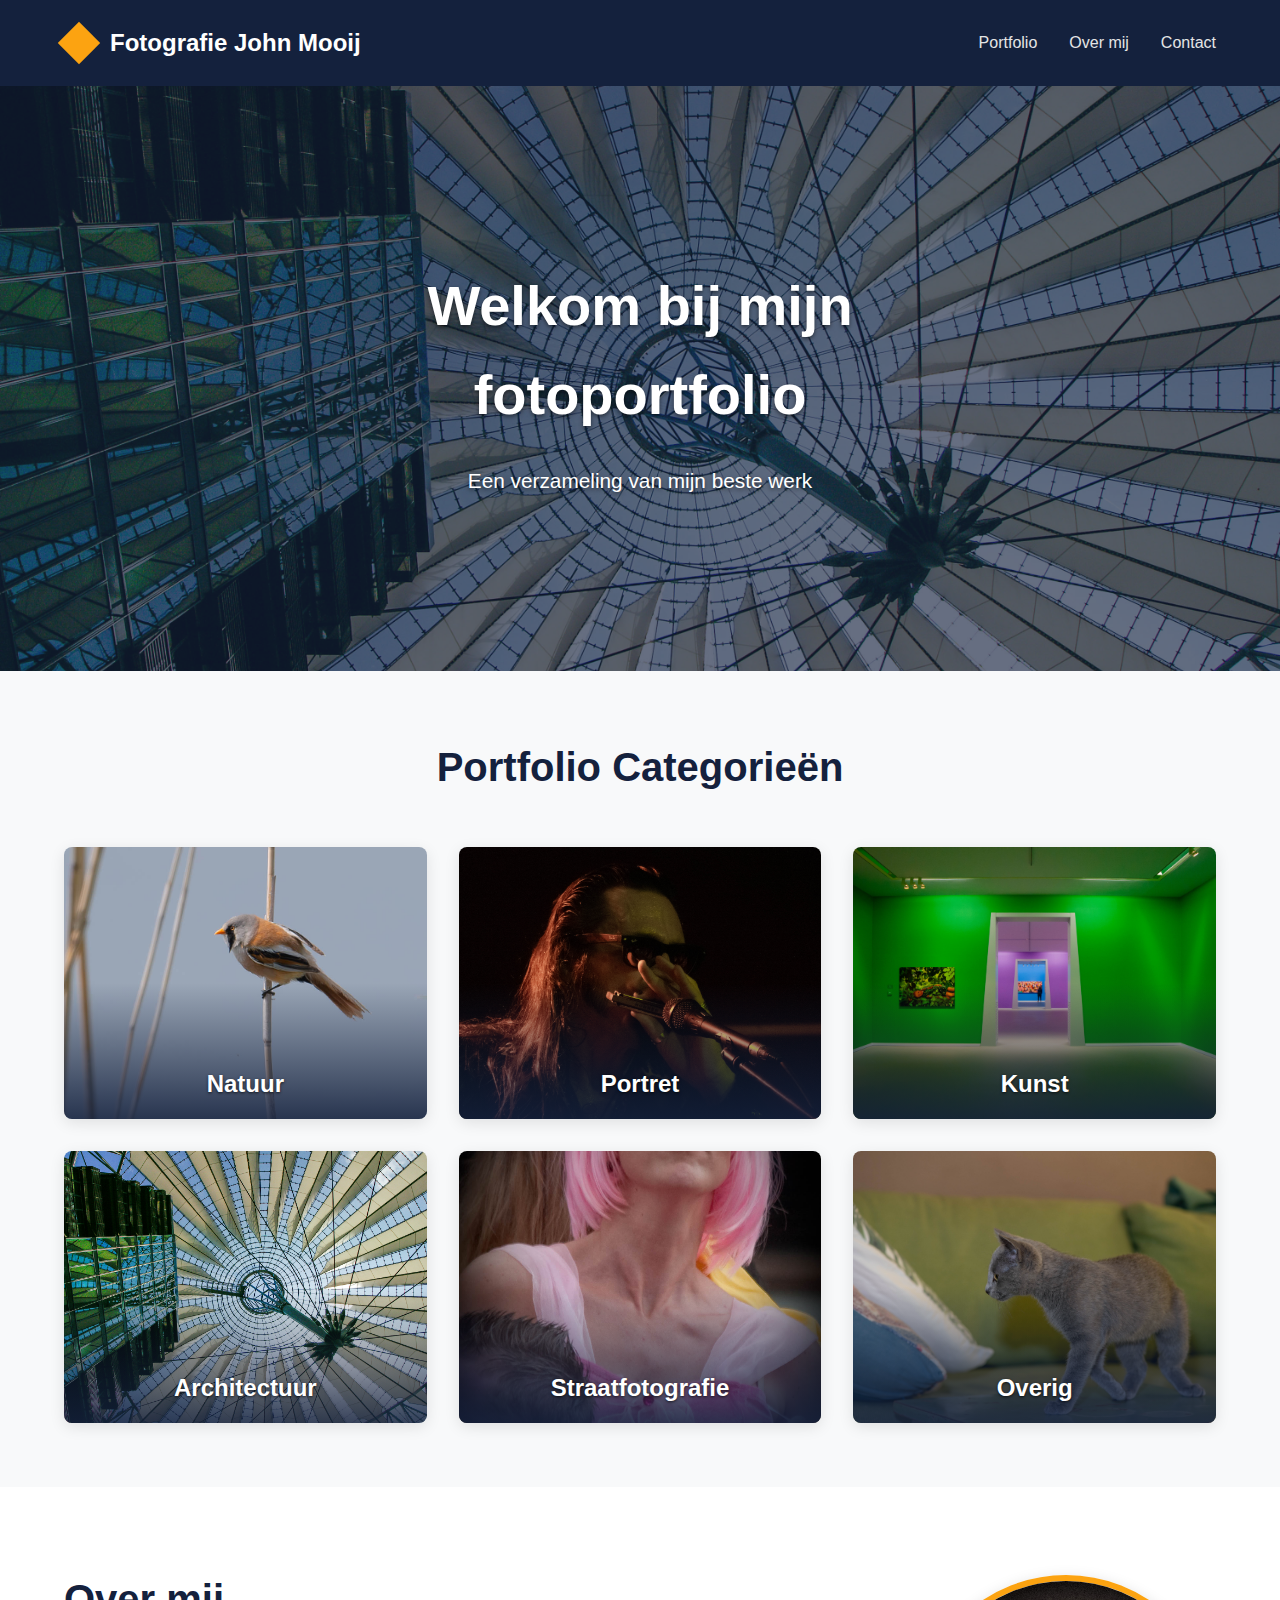
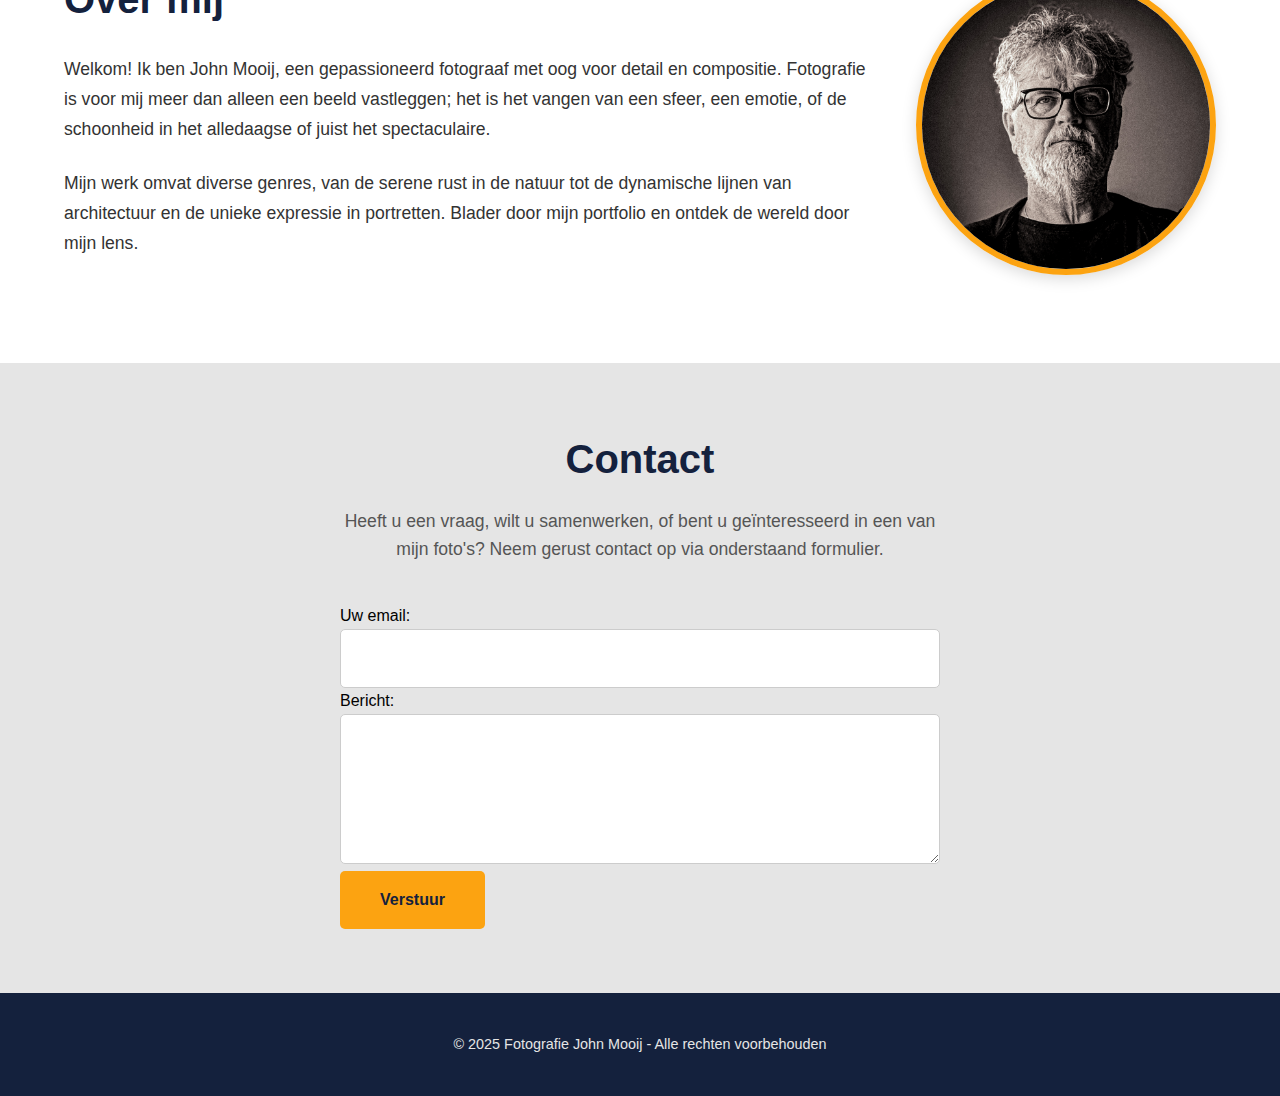
<file: index.html>
<!DOCTYPE html>
<html lang="nl">
<head>
    <meta charset="UTF-8">
    <meta name="viewport" content="width=device-width, initial-scale=1.0">
    <title>Fotografie John Mooij - Portfolio</title>

    <!-- CSS -->
    <link rel="stylesheet" href="css/styles.css"> <!-- General styles -->

    <!-- Google Fonts -->
    <link rel="preconnect" href="https://fonts.googleapis.com">
    <link rel="preconnect" href="https://fonts.gstatic.com" crossorigin>
    <link href="https://fonts.googleapis.com/css2?family=Montserrat:wght@300;400;600&display=swap" rel="stylesheet">

    <!-- Favicon links -->
    <link rel="icon" href="assets/favicon/camera-favicon.ico" sizes="any">
    <link rel="icon" href="assets/favicon/camera-favicon.svg" type="image/svg+xml">

</head>
<body>
    <a href="#main-content" class="visually-hidden focusable skip-link">Skip to main content</a>
    <header>
        <div class="logo">
            <div class="shape"></div>
            <!-- Links to top of the page -->
            <h1><a href="#top" id="top">Fotografie John Mooij</a></h1>
        </div>
        <nav>
            <ul>
                <li><a href="#portfolio">Portfolio</a></li>
                <li><a href="#about">Over mij</a></li>
                <li><a href="#contact">Contact</a></li>
            </ul>
        </nav>
    </header>

    <main id="main-content">
        <section class="hero">
            <div class="slideshow">
                <!-- Use appropriate image paths relative to index.html -->
                <div class="slideshow-item active" style="background-image: url('assets/images/portfolio/architectuur/Architectuur01.jpg');"></div>
                <div class="slideshow-item" style="background-image: url('assets/images/portfolio/architectuur/Architectuur02.jpg');"></div>
                <div class="slideshow-item" style="background-image: url('assets/images/portfolio/natuur/natuur01.jpg');"></div>
                <div class="slideshow-overlay"></div>
            </div>
            <div class="hero-content">
                <h2>Welkom bij mijn fotoportfolio</h2>
                <p>Een verzameling van mijn beste werk</p>
            </div>
            <!-- <div class="geometric-accent"></div> --> <!-- Keep or remove accent as desired -->
        </section> <!-- End .hero -->

        <section id="portfolio" class="portfolio-section">
            <h2>Portfolio Categorieën</h2>
            <div class="portfolio-grid">
                <!-- Item 1: Natuur -->
                <div class="portfolio-item">
                    <a href="pages/natuur.html">
                        <!-- Path relative to index.html -->
                        <img src="assets/images/portfolio/natuur/natuur01.jpg" alt="Natuur fotografie voorbeeld" loading="lazy">
                        <div class="overlay">
                            <span>Natuur</span>
                        </div>
                    </a>
                </div>
                <!-- Item 2: Portret -->
                <div class="portfolio-item">
                    <a href="pages/portret.html">
                        <img src="assets/images/portfolio/portret/portret01.jpg" alt="Portret fotografie voorbeeld" loading="lazy">
                        <div class="overlay">
                            <span>Portret</span>
                        </div>
                    </a>
                </div>
                <!-- Item 3: Kunst -->
                <div class="portfolio-item">
                    <a href="pages/kunst.html">
                        <img src="assets/images/portfolio/kunst/kunst01.jpg" alt="Kunst fotografie voorbeeld" loading="lazy">
                        <div class="overlay">
                            <span>Kunst</span>
                        </div>
                    </a>
                </div>
                <!-- Item 4: Architectuur -->
                <div class="portfolio-item">
                    <a href="pages/architectuur.html">
                        <img src="assets/images/portfolio/architectuur/Architectuur01.jpg" alt="Architectuur fotografie voorbeeld" loading="lazy">
                        <div class="overlay">
                            <span>Architectuur</span>
                        </div>
                    </a>
                </div>
                <!-- Item 5: Straatfotografie -->
                <div class="portfolio-item">
                    <a href="pages/straatfotografie.html">
                        <img src="assets/images/portfolio/straatfotografie/straat01.jpg" alt="Straatfotografie voorbeeld" loading="lazy">
                        <div class="overlay">
                            <span>Straatfotografie</span>
                        </div>
                    </a>
                </div>
                <!-- Item 6: Overig -->
                <div class="portfolio-item">
                    <a href="pages/overig.html">
                        <img src="assets/images/portfolio/overig/overig01.jpg" alt="Overige fotografie voorbeeld" loading="lazy">
                        <div class="overlay">
                            <span>Overig</span>
                        </div>
                    </a>
                </div>
            </div> <!-- End .portfolio-grid -->
        </section> <!-- End #portfolio -->

        <section id="about" class="about">
            <div class="about-content">
                <h2>Over mij</h2>
                <p>Welkom! Ik ben John Mooij, een gepassioneerd fotograaf met oog voor detail en compositie. Fotografie is voor mij meer dan alleen een beeld vastleggen; het is het vangen van een sfeer, een emotie, of de schoonheid in het alledaagse of juist het spectaculaire.</p>
                <p>Mijn werk omvat diverse genres, van de serene rust in de natuur tot de dynamische lijnen van architectuur en de unieke expressie in portretten. Blader door mijn portfolio en ontdek de wereld door mijn lens.</p>
            </div>
            <div class="profile-image">
                 <!-- Use correct relative path from index.html -->
                <img src="assets/images/profile/profiel.jpg" alt="Profielfoto John Mooij" loading="lazy">
            </div>
        </section> <!-- End #about -->

        <section id="contact" class="contact">
            <h2>Contact</h2>
            <p>Heeft u een vraag, wilt u samenwerken, of bent u geïnteresseerd in een van mijn foto's? Neem gerust contact op via onderstaand formulier.</p>

<!--             <form action="#" method="POST" id="contact-form">
                <div class="form-group">
                    <label for="name" class="visually-hidden">Naam</label>
                    <input type="text" id="name" name="name" placeholder="Uw Naam" required>
                </div>
                <div class="form-group">
                     <label for="email" class="visually-hidden">E-mail</label>
                    <input type="email" id="email" name="email" placeholder="Uw E-mailadres" required>
                </div>
                <div class="form-group">
                     <label for="message" class="visually-hidden">Bericht</label>
                    <textarea id="message" name="message" placeholder="Uw Bericht" required></textarea>
                </div>
                <div class="form-center">
                    <button type="submit">Versturen</button>
                </div>
            </form> -->

            <form
                action="https://formspree.io/f/xblovbbq"
                method="POST"
                >
                <label>
                    Uw email:
                    <input type="email" name="email">
                </label>
                <label>
                    Bericht:
                    <textarea name="message"></textarea>
                </label>
                <!-- your other form fields go here -->
                <button type="submit">Verstuur</button>
            </form>
        </section> <!-- End #contact -->
    </main>

    <footer>
        <p>© 2025 Fotografie John Mooij - Alle rechten voorbehouden</p> <!-- Updated year -->
    </footer>

    <!-- Main page specific JavaScript -->
    <script src="js/script.js"></script>
    <!-- Add gallery.js to update preview images -->
    <script src="js/gallery.js"></script>

    <!-- Add a visually hidden class for labels & skip links -->
    <style>
        .visually-hidden {
            position: absolute !important;
            height: 1px; width: 1px;
            overflow: hidden;
            clip: rect(1px, 1px, 1px, 1px);
            white-space: nowrap; /* Keep screen readers happy */
        }
         /* Show skip link on focus */
        .skip-link:focus {
            position: static !important;
            height: auto; width: auto;
            overflow: visible;
            clip: auto;
            white-space: normal;
            display: inline-block; /* Or block, depending on desired styling */
            padding: 0.5em;
            background-color: #eee;
            color: #333;
            text-decoration: none;
            border: 1px solid #ccc;
            margin: 0.5em;
        }
    </style>
</body>
</html>
</file>
<file: css/styles.css>
/* Base styles */
* {
    margin: 0;
    padding: 0;
    box-sizing: border-box;
}

body {
    font-family: 'Montserrat', sans-serif;
    line-height: 1.6;
    color: #000000; /* Black */
    background-color: #ffffff; /* White */
}

a {
    color: #fca311; /* Orange (web) */
    text-decoration: none;
}

a:hover {
    text-decoration: underline;
}

/* Header */
header {
    display: flex;
    justify-content: space-between;
    align-items: center;
    padding: 1.5rem 5%;
    background-color: #14213d; /* Oxford Blue */
    color: #ffffff; /* White */
    position: sticky; /* Make header sticky */
    top: 0;
    z-index: 100; /* Ensure header is above other content */
    width: 100%;
}

.logo {
    display: flex;
    align-items: center;
}

.shape {
    width: 30px;
    height: 30px;
    background-color: #fca311; /* Orange (web) */
    margin-right: 1rem;
    transform: rotate(45deg);
}

.logo h1 {
    font-size: 1.5rem;
    font-weight: 600;
}

.logo h1 a {
    color: #ffffff; /* White */
    text-decoration: none;
}

nav ul {
    display: flex;
    list-style: none;
}

nav ul li {
    margin-left: 2rem;
}

nav ul li a {
    color: #e5e5e5; /* Platinum */
    text-decoration: none;
    font-weight: 400;
    transition: color 0.3s ease;
}

nav ul li a:hover {
    color: #fca311; /* Orange (web) */
    text-decoration: none; /* Remove underline on hover for nav */
}

/* Hero section */
.hero {
    position: relative;
    height: 65vh; /* Slightly taller */
    min-height: 400px;
    background-color: #14213d; /* Fallback color */
    display: flex;
    align-items: center;
    justify-content: center;
    color: #ffffff; /* White */
    text-align: center;
    overflow: hidden;
}

.slideshow {
    position: absolute;
    top: 0;
    left: 0;
    width: 100%;
    height: 100%;
    z-index: 0;
}

.slideshow-item {
    position: absolute;
    top: 0;
    left: 0;
    width: 100%;
    height: 100%;
    background-size: cover;
    background-position: center;
    opacity: 0;
    transition: opacity 1.5s ease-in-out; /* Slower transition */
    animation: zoomEffect 25s infinite alternate; /* Subtle zoom */
}

.slideshow-item.active {
    opacity: 1;
}

@keyframes zoomEffect {
  0% { transform: scale(1); }
  100% { transform: scale(1.1); }
}

.slideshow-overlay {
    position: absolute;
    top: 0;
    left: 0;
    width: 100%;
    height: 100%;
    background: rgba(20, 33, 61, 0.65); /* Slightly less opaque */
    z-index: 1;
}

.hero-content {
    z-index: 2;
    max-width: 800px;
    padding: 0 2rem;
    position: relative;
    /* Add subtle text shadow for readability */
    text-shadow: 0 2px 4px rgba(0, 0, 0, 0.5);
}

.hero h2 {
    font-size: 3.5rem; /* Larger heading */
    margin-bottom: 1.5rem; /* More space */
    font-weight: 600;
}

.hero p {
    font-size: 1.3rem; /* Slightly larger */
    margin-bottom: 0; /* Remove bottom margin if no button */
    font-weight: 300;
}

/* Main Page Portfolio Section */
.portfolio-section { /* Renamed from .gallery to avoid conflict */
    padding: 4rem 5%;
    background-color: #f8f9fa; /* Lighter gray */
}

.portfolio-section h2 {
    text-align: center;
    font-size: 2.5rem;
    margin-bottom: 3rem;
    color: #14213d; /* Oxford Blue */
}

.portfolio-grid { /* Renamed from .gallery-grid */
    display: grid;
    grid-template-columns: repeat(auto-fit, minmax(300px, 1fr)); /* More responsive */
    gap: 2rem;
    max-width: 1400px;
    margin: 0 auto;
}

.portfolio-item { /* Renamed from .gallery-item */
    position: relative;
    border-radius: 8px; /* Slightly more rounded */
    overflow: hidden;
    box-shadow: 0 4px 10px rgba(0, 0, 0, 0.1);
    transition: transform 0.3s ease, box-shadow 0.3s ease;
    background-color: #ffffff; /* White background */
}

.portfolio-item:hover {
    transform: translateY(-8px);
    box-shadow: 0 12px 25px rgba(20, 33, 61, 0.15); /* Softer shadow on hover */
}

.portfolio-item a { /* Ensure link covers the item */
    display: block;
    text-decoration: none;
}

.portfolio-item img {
    width: 100%;
    height: 250px; /* Fixed height for consistency */
    object-fit: cover;
    display: block;
    transition: transform 0.4s ease;
}

.portfolio-item:hover img {
     transform: scale(1.05); /* Subtle scale on image hover */
}

.overlay {
    position: absolute;
    bottom: 0;
    left: 0;
    right: 0;
    background: linear-gradient(to top, rgba(20, 33, 61, 0.85), rgba(20, 33, 61, 0)); /* Gradient overlay */
    overflow: hidden;
    width: 100%;
    height: 50%; /* Cover bottom part */
    display: flex;
    align-items: flex-end; /* Align text to bottom */
    justify-content: center;
    padding-bottom: 1rem;
    transition: background-color 0.5s ease; /* Smooth transition */
}

.overlay span {
    color: #ffffff; /* White */
    font-size: 1.5rem;
    font-weight: 600;
    text-align: center;
    opacity: 1;
    transition: opacity 0.5s ease;
    text-shadow: 0 1px 3px rgba(0,0,0,0.7);
}

/* About section */
.about {
    display: flex;
    flex-wrap: wrap; /* Allow wrapping on smaller screens */
    align-items: center; /* Vertically center content */
    padding: 5rem 5%;
    background-color: #ffffff; /* White */
    gap: 3rem; /* Space between text and image */
}

.about-content {
    flex: 1;
    min-width: 300px; /* Ensure text content doesn't get too squished */
}

.about h2 {
    font-size: 2.5rem;
    margin-bottom: 1.5rem;
    color: #14213d; /* Oxford Blue */
}

.about p {
    margin-bottom: 1.5rem; /* More spacing between paragraphs */
    color: #333; /* Darker gray for better readability */
    font-size: 1.1rem;
    line-height: 1.7;
}

.profile-image {
    flex-basis: 300px; /* Suggested width for the image container */
    flex-grow: 0;
    display: flex;
    align-items: center;
    justify-content: center;
}

.profile-image img {
    width: 300px;
    height: 300px;
    object-fit: cover;
    border-radius: 50%;
    border: 6px solid #fca311; /* Orange (web) - slightly thicker */
    box-shadow: 0 4px 15px rgba(0, 0, 0, 0.15);
}

/* Contact section */
.contact {
    padding: 4rem 5%;
    background-color: #e5e5e5; /* Platinum */
    text-align: center;
}

.contact h2 {
    font-size: 2.5rem;
    margin-bottom: 1rem;
    color: #14213d; /* Oxford Blue */
}

.contact p {
    margin-bottom: 2.5rem; /* More space */
    color: #555; /* Slightly darker gray */
    font-size: 1.1rem;
    max-width: 600px; /* Limit width of intro text */
    margin-left: auto;
    margin-right: auto;
}

form {
    max-width: 600px;
    margin: 0 auto;
    text-align: left; /* Align form elements left */
}

.form-group {
    margin-bottom: 1.5rem;
}

input[type="text"],
input[type="email"],
textarea {
    width: 100%;
    padding: 1rem; /* More padding */
    border: 1px solid #cccccc;
    border-radius: 5px;
    font-family: 'Montserrat', sans-serif;
    font-size: 1rem;
    transition: border-color 0.3s ease;
}

input[type="text"]:focus,
input[type="email"]:focus,
textarea:focus {
    border-color: #fca311; /* Highlight focus */
    outline: none; /* Remove default outline */
}


textarea {
    min-height: 150px;
    resize: vertical;
}

button[type="submit"] {
    background-color: #fca311; /* Orange (web) */
    color: #14213d; /* Dark blue text for contrast */
    border: none;
    padding: 1rem 2.5rem; /* More padding */
    border-radius: 5px;
    cursor: pointer;
    font-weight: 600;
    font-size: 1rem;
    transition: background-color 0.3s ease, color 0.3s ease;
    display: inline-block; /* Allow centering */
}

button[type="submit"]:hover {
    background-color: #e69100; /* Darker Orange */
    color: #ffffff; /* White text on hover */
}

.form-center { /* Wrapper to center the button */
  text-align: center;
  margin-top: 1rem;
}

/* Footer */
footer {
    padding: 2.5rem 5%; /* More padding */
    background-color: #14213d; /* Oxford Blue */
    color: #e5e5e5; /* Platinum text */
    text-align: center;
    font-size: 0.9rem;
}

/* Responsive design */
@media (max-width: 992px) {
    .portfolio-grid {
        grid-template-columns: repeat(auto-fit, minmax(280px, 1fr));
    }
}

@media (max-width: 768px) {
    header {
        flex-direction: column;
        padding: 1rem;
        position: static; /* Header not sticky on mobile */
    }

    .logo {
        margin-bottom: 1rem;
    }

    nav ul {
        justify-content: center; /* Center nav items */
        padding-top: 0.5rem;
    }

    nav ul li {
        margin: 0 0.8rem; /* Adjust spacing */
    }

    .hero {
        height: 50vh;
    }

    .hero h2 {
        font-size: 2.5rem;
    }
    .hero p {
        font-size: 1.1rem;
    }

    .about {
        flex-direction: column;
        text-align: center; /* Center text when stacked */
        padding: 3rem 5%;
    }

    .about-content {
        padding-right: 0;
        margin-bottom: 2rem;
    }

    .profile-image {
        margin: 0 auto; /* Center image */
    }

    .profile-image img {
        width: 250px;
        height: 250px;
    }

    .portfolio-grid {
        grid-template-columns: repeat(auto-fit, minmax(250px, 1fr));
        gap: 1.5rem;
    }
     .portfolio-section, .contact, footer {
        padding: 3rem 5%;
    }
}

@media (max-width: 576px) {
     .portfolio-grid {
        grid-template-columns: 1fr; /* Single column */
        gap: 1.5rem;
    }
     .portfolio-item img {
        height: 280px; /* Taller images in single column */
    }
    .logo h1 {
        font-size: 1.3rem;
    }
    nav ul li a {
        font-size: 0.9rem;
    }
    .hero h2 {
        font-size: 2rem;
    }
    .hero p {
        font-size: 1rem;
    }
    .about h2, .contact h2, .portfolio-section h2 {
        font-size: 2rem;
    }
}

/* Portfolio section */
.portfolio {
    padding: 4rem 5%;
    background-color: #ffffff;
}

.portfolio h2 {
    text-align: center;
    margin-bottom: 2.5rem;
    color: #14213d; /* Oxford Blue */
    font-size: 2.5rem;
    font-weight: 600;
}

.portfolio-grid {
    display: grid;
    grid-template-columns: 1fr;
    gap: 1.5rem;
}

/* Make portfolio items larger with 2 rows of 3 items */
@media (min-width: 576px) {
    .portfolio-grid {
        grid-template-columns: repeat(2, 1fr);
        gap: 1.5rem;
    }
}

@media (min-width: 768px) {
    .portfolio-grid {
        grid-template-columns: repeat(3, 1fr);
        gap: 2rem;
    }
}

/* Portfolio item styling */
.portfolio-item {
    position: relative;
    border-radius: 8px;
    overflow: hidden;
    box-shadow: 0 4px 15px rgba(0, 0, 0, 0.1);
    transition: transform 0.3s ease, box-shadow 0.3s ease;
    aspect-ratio: 4/3; /* Maintain aspect ratio */
    height: 100%; /* Ensure full height */
}

.portfolio-item a { 
    display: block;
    text-decoration: none;
    height: 100%; /* Make link fill the entire item */
}

.portfolio-item img {
    width: 100%;
    height: 100%; /* Fill the entire container */
    object-fit: cover; /* Cover ensures the image fills the space completely */
    display: block;
    transition: transform 0.4s ease;
}

/* Ensure images fill the container on all screen sizes */
@media (max-width: 992px) {
    .portfolio-item img {
        height: 100%;
    }
}

@media (max-width: 768px) {
    .portfolio-item img {
        height: 100%;
    }
}

@media (max-width: 576px) {
    .portfolio-item img {
        height: 100%;
    }
}

@import url("https://fonts.googleapis.com/css2?family=Inter:ital,opsz,wght@0,14..32,100..900;1,14..32,100..900&display=swap");

/** Variables **/

:root {
  --color-background: #cbd5e1;
  --color-background-alt: #64748b;
  --color-border-active: #64748b;
  --color-border-default: #94a3b8;
  --color-highlight: #cbd5e1;
  --color-primary: #1e293b;
  --color-primary-active: #090f1d;
  --color-text-default: #0f172a;
  --color-text-muted: #475569;

  --font-family-body: "Inter", sans-serif;
}

/** Base **/

*,
::before,
::after {
  box-sizing: border-box;
}

* {
  border: 0;
  margin: 0;
  padding: 0;
}

body {
  -webkit-font-smoothing: antialiased;
  font-family: var(--font-family-body);
  font-optical-sizing: auto;
  font-style: normal;
}

button,
input,
optgroup,
select,
textarea {
  font-family: inherit;
  font-feature-settings: inherit;
  font-variation-settings: inherit;
  font-size: 100%;
  font-weight: inherit;
  line-height: inherit;
  color: inherit;
  margin: 0;
  padding: 0;
}

[type="checkbox"],
[type="radio"],
[type="range"] {
  appearance: none;
  flex-shrink: 0;
  padding: 0;
  user-select: none;
}

[type="checkbox"]:focus,
[type="radio"]:focus,
[type="range"]:focus {
  outline: none;
}

/** Components **/

.fs-form {
  display: grid;
  row-gap: 1.5rem;
}

.fs-form:where(.fs-layout__2-column) {
  column-gap: 1.5rem;
  grid-template-columns: 1fr 1fr;
}

fieldset {
  display: grid;
  margin: 1.5rem 0;
  row-gap: 1.5rem;
}

.fs-form:where(.fs-layout__2-column) fieldset {
  column-gap: 1.5rem;
  grid-template-columns: 1fr 1fr;
  grid-column: 1 / -1;
}

.fs-fieldset-title {
  color: var(--color-text-default);
  font-family: var(--font-family-display);
  font-size: 1.25rem;
  font-weight: 500;
  line-height: 1.75rem;
  margin-bottom: 1.5rem;
  grid-column: 1 / -1;
}

.fs-field {
  display: flex;
  flex-direction: column;
  row-gap: 0.375rem;
}

.fs-label {
  color: var(--color-text-default);
  display: block;
  font-family: var(--font-family-display);
  font-size: 0.875rem;
  font-weight: 500;
  line-height: 1.25rem;
}

.fs-description {
  color: var(--color-text-muted);
  display: block;
  font-size: 0.875rem;
  line-height: 1.25rem;
}

.fs-button-group {
  display: flex;
  flex-direction: row-reverse;
  column-gap: 1.5rem;
}

.fs-form:where(.fs-layout__2-column) .fs-button-group {
  grid-column: 1 / -1;
}

.fs-button {
  background-color: var(--color-primary);
  border-radius: 0.375rem;
  color: white;
  cursor: pointer;
  font-size: 0.875rem;
  font-weight: 500;
  line-height: 1rem;
  padding: 1rem 2rem;
  transition-duration: 200ms;
  transition-property: background-color;
  transition-timing-function: cubic-bezier(0.4, 0, 0.2, 1);
}

.fs-button:hover {
  background-color: var(--color-primary-active);
}

.fs-button:focus-visible {
  background-color: var(--color-primary-active);
  outline: 3px solid var(--color-highlight);
}

.fs-input,
.fs-select {
  appearance: none;
  border-radius: 0.375rem;
  border-width: 0;
  box-shadow: var(--color-border-default) 0 0 0 1px inset;
  color: var(--color-text-default);
  font-size: 1rem;
  height: 2.5rem;
  line-height: 1.5rem;
  outline: none;
  padding-left: 0.75rem;
  padding-right: 0.75rem;
}

.fs-input:focus-visible,
.fs-select:focus-visible {
  box-shadow: var(--color-border-active) 0 0 0 1.5px inset;
  outline: 3px solid var(--color-highlight);
  outline-offset: 0;
}

.fs-input::placeholder {
  color: var(--color-text-muted);
}

.fs-checkbox-group,
.fs-radio-group {
  display: flex;
  flex-direction: column;
  row-gap: 0.5rem;
}

.fs-checkbox-field,
.fs-radio-field {
  column-gap: 0.5rem;
  display: flex;
}

:is(.fs-checkbox-field, .fs-radio-field) .fs-label + .fs-description {
  margin-top: 0.125rem;
}

.fs-checkbox-wrapper,
.fs-radio-wrapper {
  align-items: center;
  display: flex;
  height: 1.25rem;
}

.fs-checkbox,
.fs-radio {
  background-color: #fff;
  border: 1px solid var(--color-text-default);
  height: 1rem;
  width: 1rem;
}

.fs-checkbox {
  border-radius: 0.25rem;
}

.fs-radio {
  border-radius: 100%;
}

.fs-checkbox:checked,
.fs-radio:checked {
  background-color: var(--color-primary);
  background-position: center;
  background-repeat: no-repeat;
  background-size: 100% 100%;
  border-color: transparent;
}

.fs-checkbox:checked {
  background-image: url("data:image/svg+xml,%3csvg viewBox='0 0 16 16' fill='white' xmlns='http://www.w3.org/2000/svg'%3e%3cpath d='M12.207 4.793a1 1 0 010 1.414l-5 5a1 1 0 01-1.414 0l-2-2a1 1 0 011.414-1.414L6.5 9.086l4.293-4.293a1 1 0 011.414 0z'/%3e%3c/svg%3e");
}

.fs-radio:checked {
  background-image: url("data:image/svg+xml,%3csvg viewBox='0 0 16 16' fill='white' xmlns='http://www.w3.org/2000/svg'%3e%3ccircle cx='8' cy='8' r='3'/%3e%3c/svg%3e");
}

.fs-checkbox:focus-visible,
.fs-radio:focus-visible {
  outline: 3px solid var(--color-highlight);
  outline-offset: 0;
}

.fs-select {
  background-color: #fff;
  background-image: url("data:image/svg+xml,%3csvg xmlns='http://www.w3.org/2000/svg' fill='none' viewBox='0 0 20 20'%3e%3cpath stroke='%236b7280' stroke-linecap='round' stroke-linejoin='round' stroke-width='1.5' d='M6 8l4 4 4-4'/%3e%3c/svg%3e");
  background-position: right 0.5rem center;
  background-repeat: no-repeat;
  background-size: 1.5em 1.5em;
  padding-right: 2.5rem;
}

.fs-slider {
  background: transparent;
  cursor: pointer;
  height: 1.25rem;
  width: 100%;
}

.fs-slider::-moz-range-track {
  background-color: var(--color-background);
  border-radius: 0.5rem;
  height: 0.5rem;
}

.fs-slider::-webkit-slider-runnable-track {
  background-color: var(--color-background);
  border-radius: 0.5rem;
  height: 0.5rem;
}

.fs-slider::-moz-range-thumb {
  background-color: var(--color-primary);
  border: none; /* Removes extra border that FF applies */
  border-radius: 50%;
  height: 1.25rem;
  width: 1.25rem;
}

.fs-slider::-webkit-slider-thumb {
  appearance: none;
  background-color: var(--color-primary);
  border-radius: 50%;
  height: 1.25rem;
  margin-top: -0.375rem; /* Centers thumb on the track */
  width: 1.25rem;
}

.fs-slider:focus-visible::-moz-range-thumb {
  outline: 2px solid var(--color-primary);
  outline-offset: 2px;
}

.fs-slider:focus-visible::-webkit-slider-thumb {
  outline: 2px solid var(--color-primary);
  outline-offset: 2px;
}

.fs-switch {
  background-color: var(--color-background-alt);
  background-image: url("data:image/svg+xml,%3csvg xmlns='http://www.w3.org/2000/svg' viewBox='-4 -4 8 8'%3e%3ccircle r='3' fill='white'/%3e%3c/svg%3e");
  background-position: left center;
  background-repeat: no-repeat;
  border-radius: 1.5rem;
  cursor: pointer;
  height: 1.5rem;
  transition-duration: 200ms;
  transition-property: background-color, background-position;
  transition-timing-function: cubic-bezier(0.4, 0, 0.2, 1);
  width: 2.75rem;
}

.fs-switch:checked {
  background-color: var(--color-primary);
  background-position: right center;
}

.fs-switch:focus-visible {
  outline: 3px solid var(--color-highlight);
  outline-offset: 0;
}

.fs-textarea {
  appearance: none;
  border-radius: 0.375rem;
  border-width: 0;
  box-shadow: var(--color-border-default) 0 0 0 1px inset;
  color: var(--color-primary);
  font-size: 1rem;
  line-height: 1.5rem;
  outline: none;
  padding: 0.5rem 0.75rem;
  resize: vertical;
}

.fs-textarea:focus-visible {
  box-shadow: var(--color-border-active) 0 0 0 1.5px inset;
  outline: 3px solid var(--color-highlight);
  outline-offset: 0;
}

.fs-textarea::placeholder {
  color: var(--color-text-muted);
}

/** Utilities **/

.col-span-full {
  grid-column: 1 / -1;
}

.fs-textarea::placeholder {
  color: var(--color-text-muted);
}

.slider-label-container {
  display: flex;
  justify-content: space-between;
  width: 100%;
  margin-top: 0.25rem;
}

.slider-label-text {
  font-size: 0.75rem;
  color: var(--color-text-muted);
  text-align: center;
  white-space: nowrap;
}
</file>
